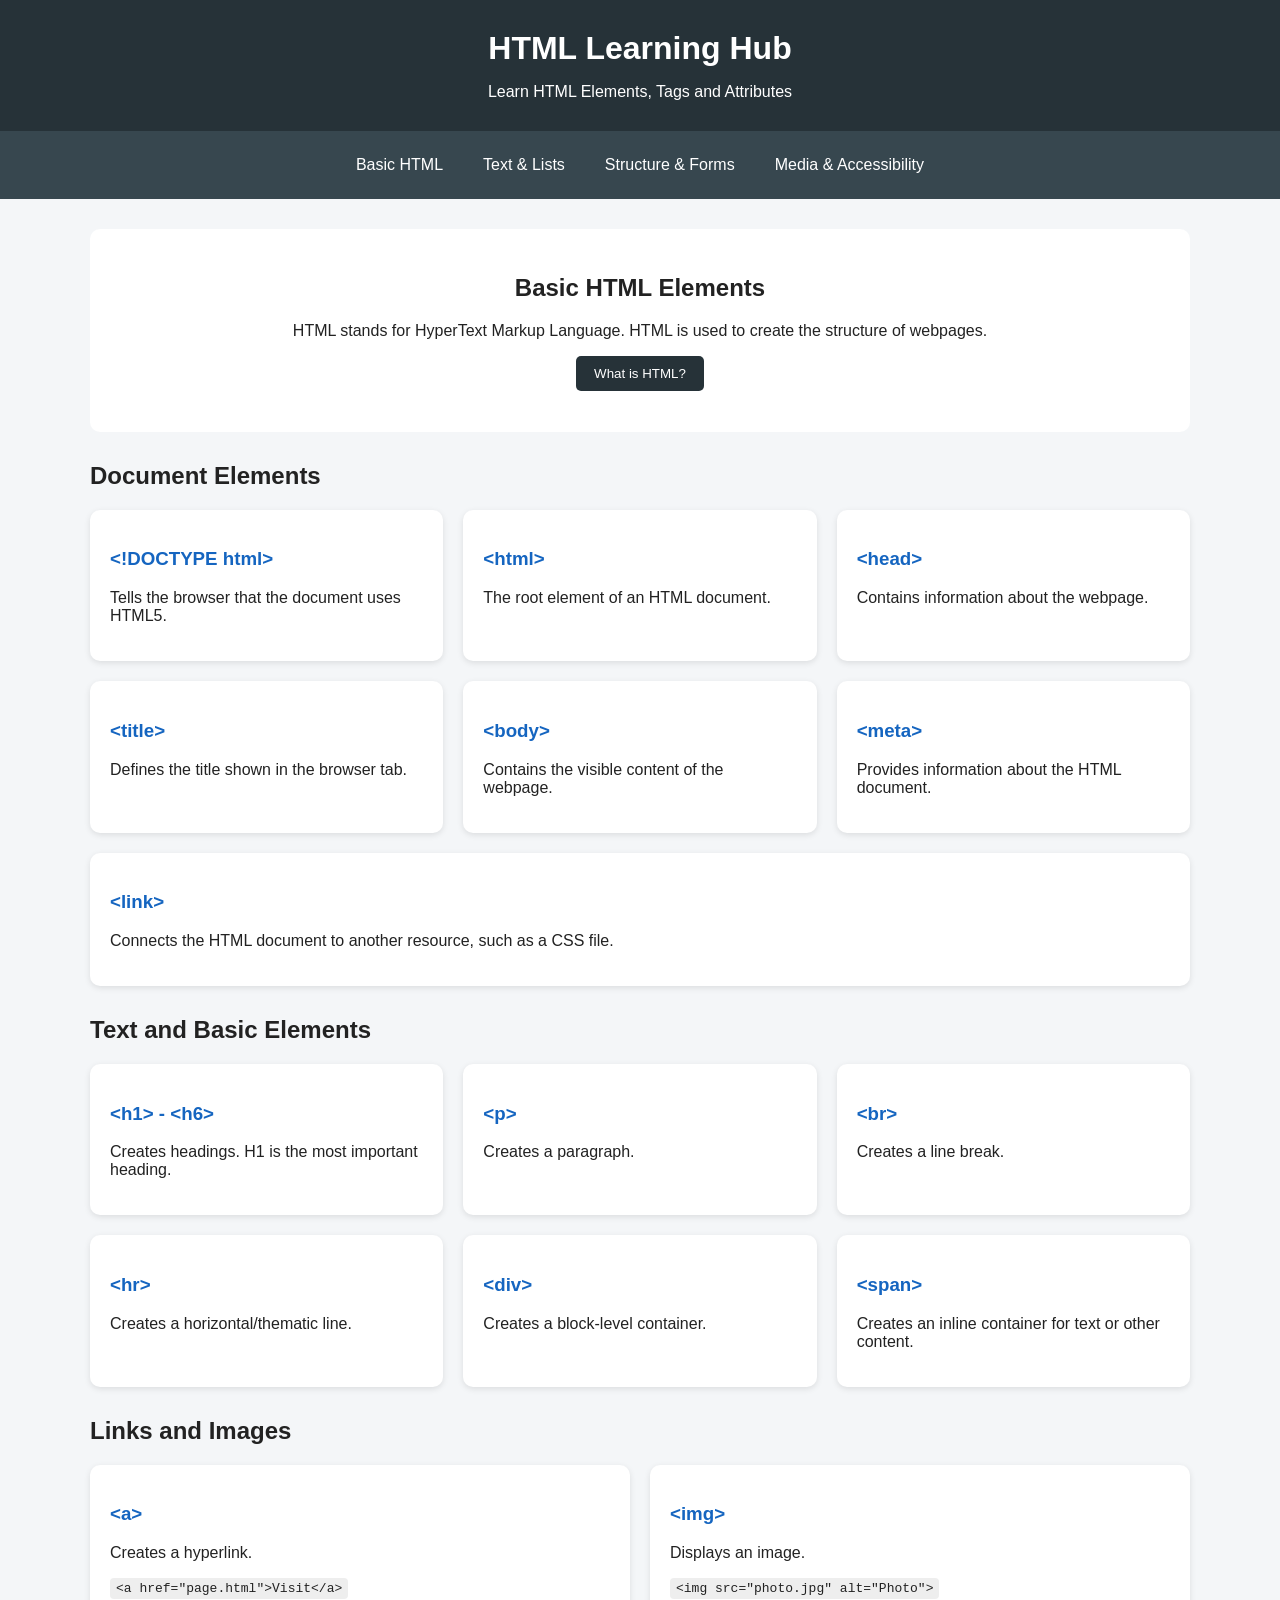
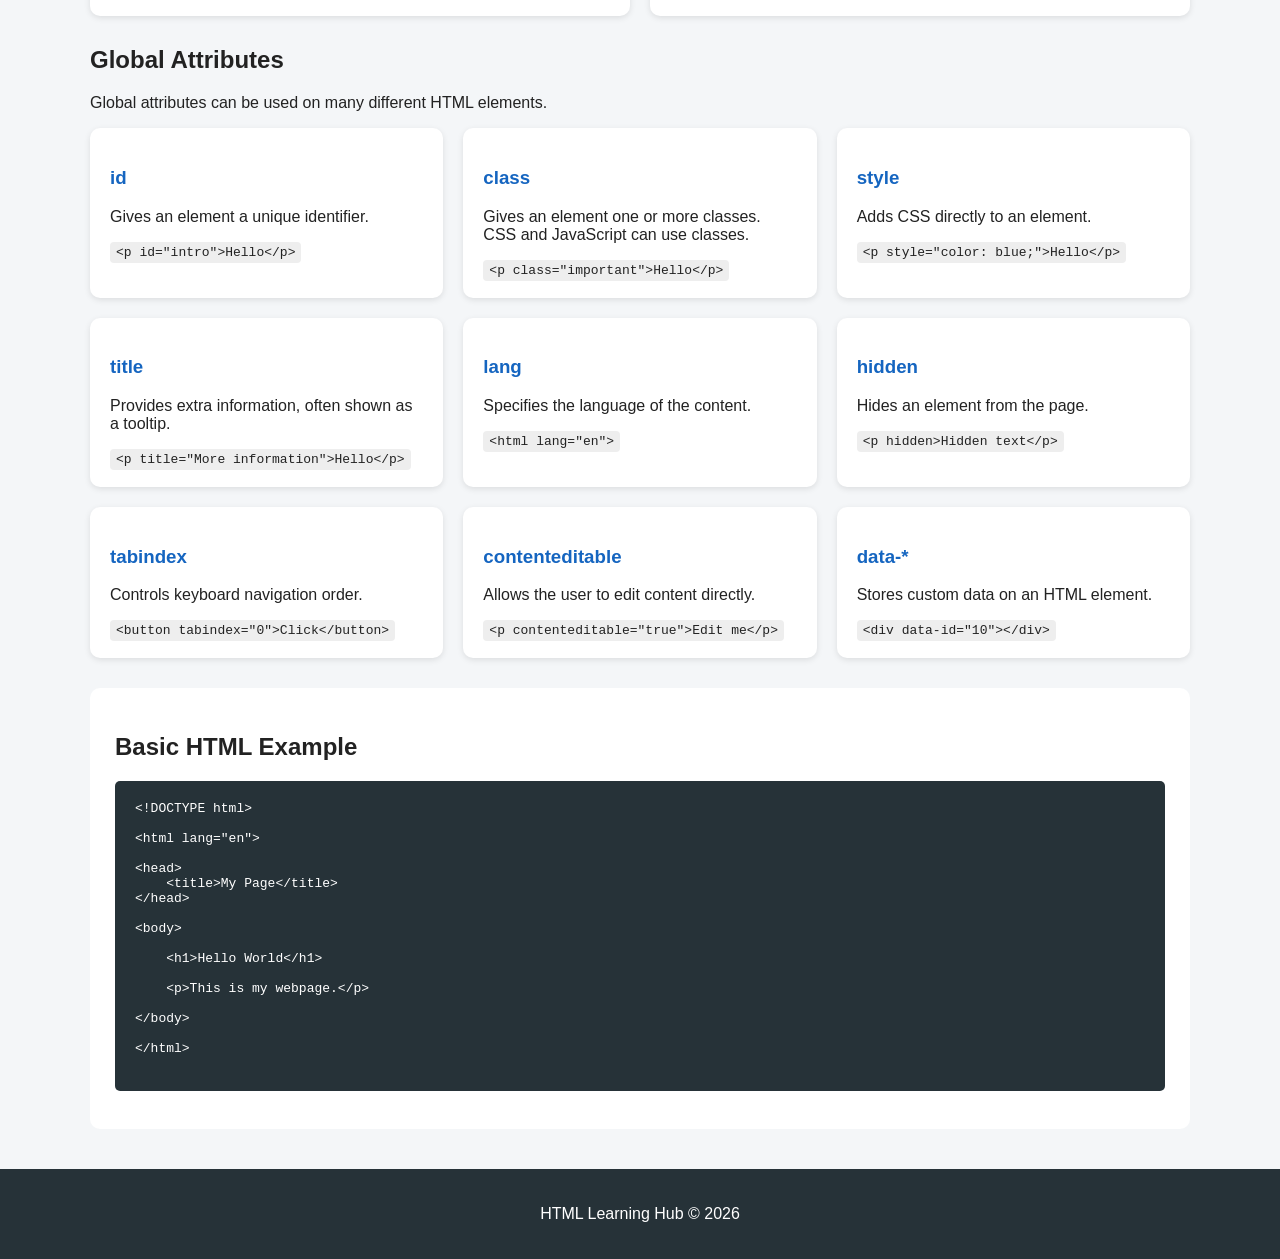
<file: index.html>
<!DOCTYPE html>
<html lang="en">

<head>
    <meta charset="UTF-8">

    <meta name="viewport" content="width=device-width, initial-scale=1.0">

    <meta name="description" content="A beginner-friendly HTML learning website">

    <title>HTML Learning Hub - Basic HTML</title>

    <link rel="stylesheet" href="style.css">
</head>

<body>

    <header>
        <h1>HTML Learning Hub</h1>
        <p>Learn HTML Elements, Tags and Attributes</p>
    </header>

    <nav aria-label="Main navigation">
        <a href="index.html">Basic HTML</a>
        <a href="text-tags.html">Text & Lists</a>
        <a href="structure-forms.html">Structure & Forms</a>
        <a href="media-accessibility.html">Media & Accessibility</a>
    </nav>

    <main>

        <section class="intro">

            <h2>Basic HTML Elements</h2>

            <p>
                HTML stands for HyperText Markup Language.
                HTML is used to create the structure of webpages.
            </p>

            <button onclick="showMessage()">
                What is HTML?
            </button>

            <p id="message"></p>

        </section>


        <section>

            <h2>Document Elements</h2>

            <div class="tag-container">

                <div class="tag-card">
                    <h3>&lt;!DOCTYPE html&gt;</h3>
                    <p>
                        Tells the browser that the document uses HTML5.
                    </p>
                </div>

                <div class="tag-card">
                    <h3>&lt;html&gt;</h3>
                    <p>
                        The root element of an HTML document.
                    </p>
                </div>

                <div class="tag-card">
                    <h3>&lt;head&gt;</h3>
                    <p>
                        Contains information about the webpage.
                    </p>
                </div>

                <div class="tag-card">
                    <h3>&lt;title&gt;</h3>
                    <p>
                        Defines the title shown in the browser tab.
                    </p>
                </div>

                <div class="tag-card">
                    <h3>&lt;body&gt;</h3>
                    <p>
                        Contains the visible content of the webpage.
                    </p>
                </div>

                <div class="tag-card">
                    <h3>&lt;meta&gt;</h3>
                    <p>
                        Provides information about the HTML document.
                    </p>
                </div>

                <div class="tag-card">
                    <h3>&lt;link&gt;</h3>
                    <p>
                        Connects the HTML document to another resource,
                        such as a CSS file.
                    </p>
                </div>

            </div>

        </section>


        <section>

            <h2>Text and Basic Elements</h2>

            <div class="tag-container">

                <div class="tag-card">
                    <h3>&lt;h1&gt; - &lt;h6&gt;</h3>
                    <p>
                        Creates headings. H1 is the most important heading.
                    </p>
                </div>

                <div class="tag-card">
                    <h3>&lt;p&gt;</h3>
                    <p>
                        Creates a paragraph.
                    </p>
                </div>

                <div class="tag-card">
                    <h3>&lt;br&gt;</h3>
                    <p>
                        Creates a line break.
                    </p>
                </div>

                <div class="tag-card">
                    <h3>&lt;hr&gt;</h3>
                    <p>
                        Creates a horizontal/thematic line.
                    </p>
                </div>

                <div class="tag-card">
                    <h3>&lt;div&gt;</h3>
                    <p>
                        Creates a block-level container.
                    </p>
                </div>

                <div class="tag-card">
                    <h3>&lt;span&gt;</h3>
                    <p>
                        Creates an inline container for text or other content.
                    </p>
                </div>

            </div>

        </section>


        <section>

            <h2>Links and Images</h2>

            <div class="tag-container">

                <div class="tag-card">
                    <h3>&lt;a&gt;</h3>
                    <p>
                        Creates a hyperlink.
                    </p>

                    <code>
                        &lt;a href="page.html"&gt;Visit&lt;/a&gt;
                    </code>
                </div>

                <div class="tag-card">
                    <h3>&lt;img&gt;</h3>
                    <p>
                        Displays an image.
                    </p>

                    <code>
                        &lt;img src="photo.jpg" alt="Photo"&gt;
                    </code>
                </div>

            </div>

        </section>


        <section>

            <h2>Global Attributes</h2>

            <p>
                Global attributes can be used on many different HTML elements.
            </p>

            <div class="tag-container">

                <div class="tag-card">
                    <h3>id</h3>
                    <p>
                        Gives an element a unique identifier.
                    </p>

                    <code>
                        &lt;p id="intro"&gt;Hello&lt;/p&gt;
                    </code>
                </div>

                <div class="tag-card">
                    <h3>class</h3>
                    <p>
                        Gives an element one or more classes.
                        CSS and JavaScript can use classes.
                    </p>

                    <code>
                        &lt;p class="important"&gt;Hello&lt;/p&gt;
                    </code>
                </div>

                <div class="tag-card">
                    <h3>style</h3>
                    <p>
                        Adds CSS directly to an element.
                    </p>

                    <code>
                        &lt;p style="color: blue;"&gt;Hello&lt;/p&gt;
                    </code>
                </div>

                <div class="tag-card">
                    <h3>title</h3>
                    <p>
                        Provides extra information, often shown as a tooltip.
                    </p>

                    <code>
                        &lt;p title="More information"&gt;Hello&lt;/p&gt;
                    </code>
                </div>

                <div class="tag-card">
                    <h3>lang</h3>
                    <p>
                        Specifies the language of the content.
                    </p>

                    <code>
                        &lt;html lang="en"&gt;
                    </code>
                </div>

                <div class="tag-card">
                    <h3>hidden</h3>
                    <p>
                        Hides an element from the page.
                    </p>

                    <code>
                        &lt;p hidden&gt;Hidden text&lt;/p&gt;
                    </code>
                </div>

                <div class="tag-card">
                    <h3>tabindex</h3>
                    <p>
                        Controls keyboard navigation order.
                    </p>

                    <code>
                        &lt;button tabindex="0"&gt;Click&lt;/button&gt;
                    </code>
                </div>

                <div class="tag-card">
                    <h3>contenteditable</h3>
                    <p>
                        Allows the user to edit content directly.
                    </p>

                    <code>
                        &lt;p contenteditable="true"&gt;Edit me&lt;/p&gt;
                    </code>
                </div>

                <div class="tag-card">
                    <h3>data-*</h3>
                    <p>
                        Stores custom data on an HTML element.
                    </p>

                    <code>
                        &lt;div data-id="10"&gt;&lt;/div&gt;
                    </code>
                </div>

            </div>

        </section>


        <section class="example">

            <h2>Basic HTML Example</h2>

            <pre>
&lt;!DOCTYPE html&gt;

&lt;html lang="en"&gt;

&lt;head&gt;
    &lt;title&gt;My Page&lt;/title&gt;
&lt;/head&gt;

&lt;body&gt;

    &lt;h1&gt;Hello World&lt;/h1&gt;

    &lt;p&gt;This is my webpage.&lt;/p&gt;

&lt;/body&gt;

&lt;/html&gt;
            </pre>

        </section>

    </main>


    <footer>
        <p>HTML Learning Hub &copy; 2026</p>
    </footer>


    <script src="script.js"></script>

</body>
</html>
</file>
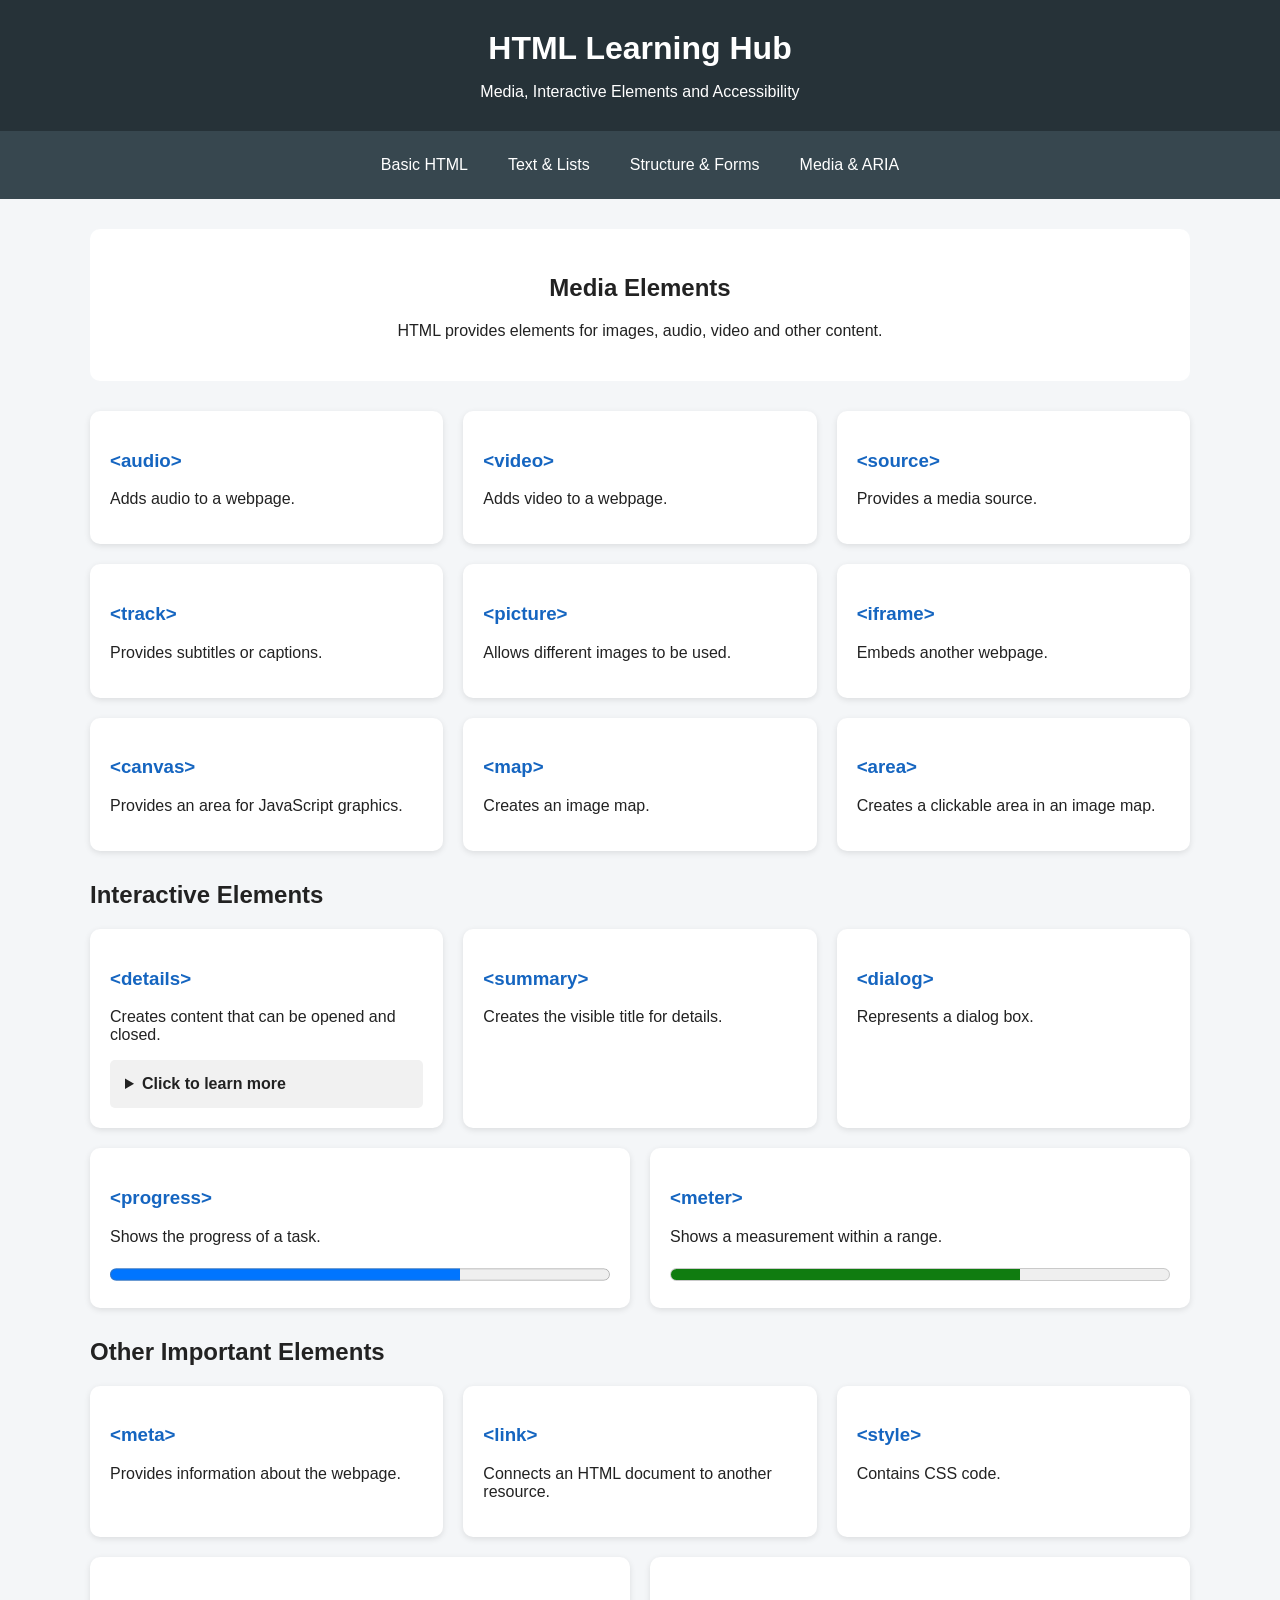
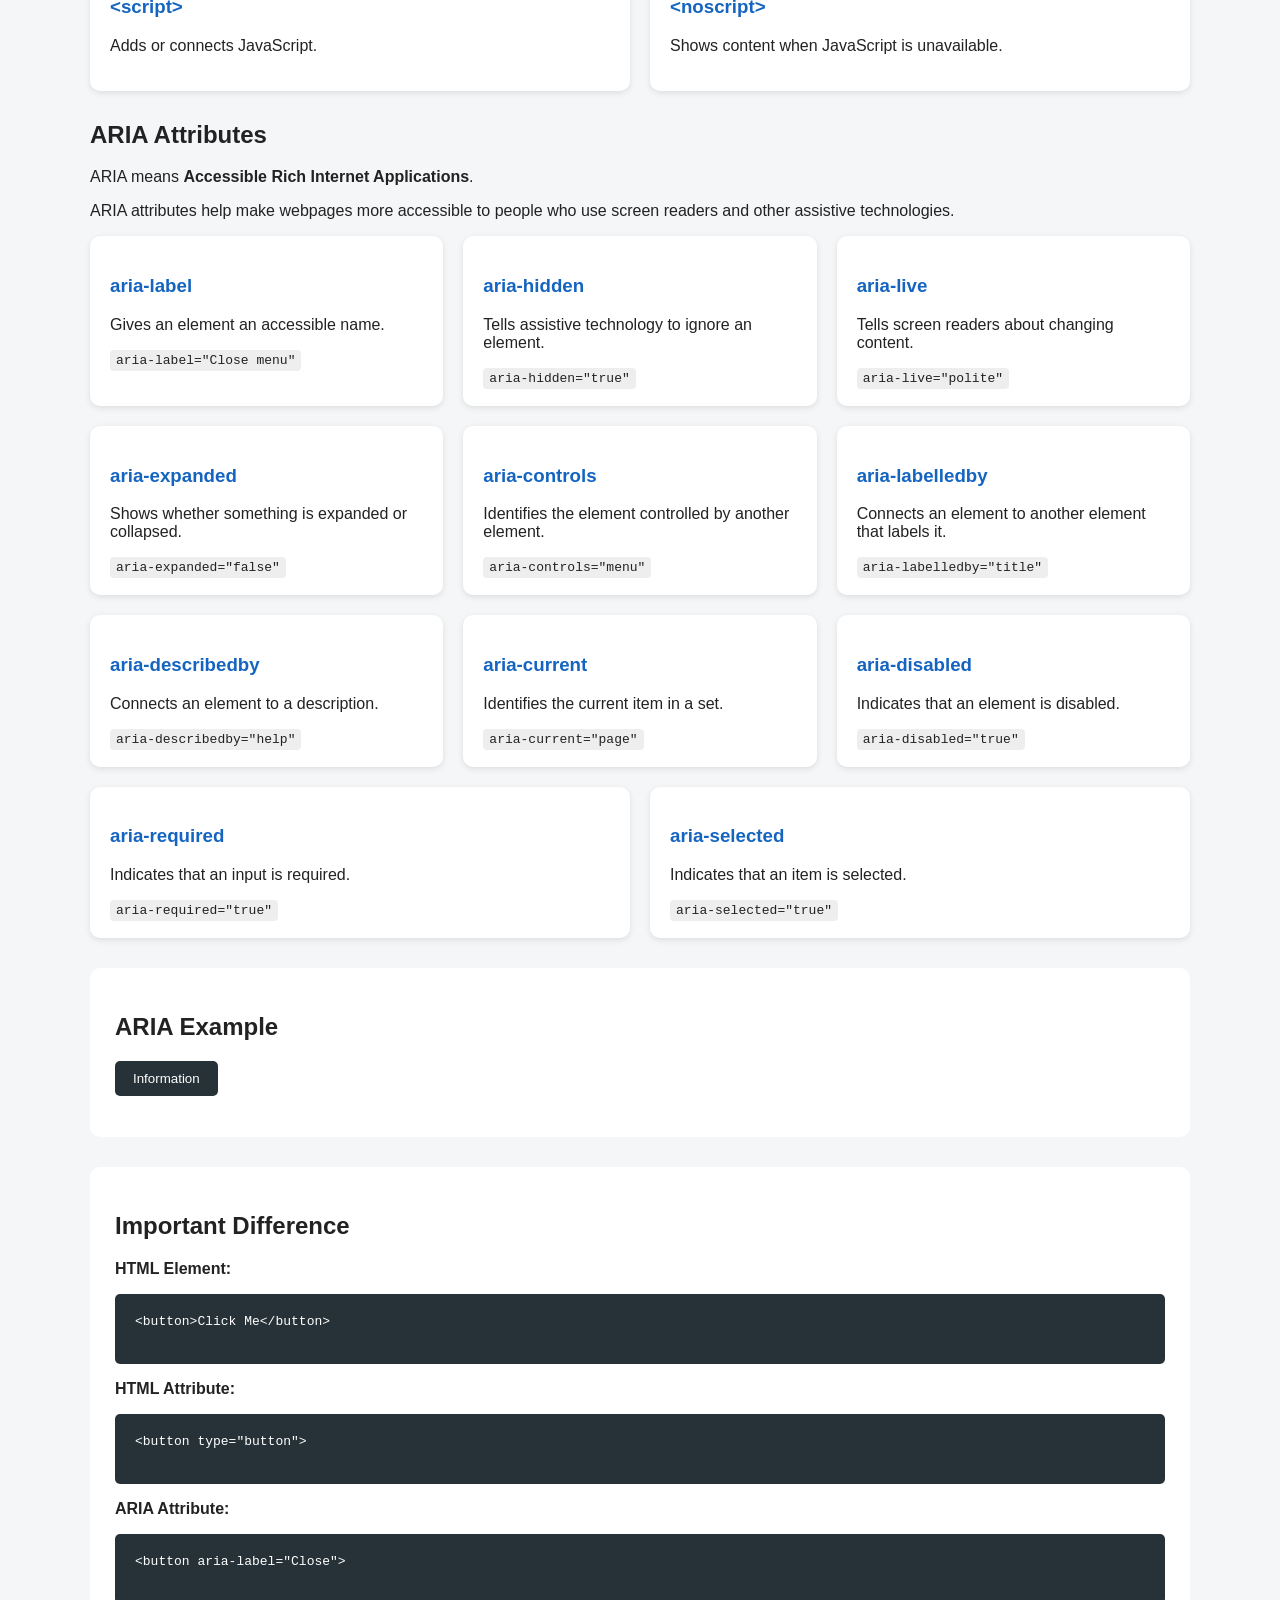
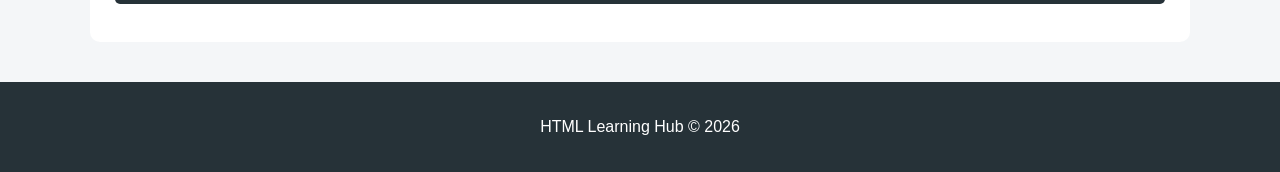
<file: media-other.html>
<!DOCTYPE html>
<html lang="en">

<head>
    <meta charset="UTF-8">
    <meta name="viewport" content="width=device-width, initial-scale=1.0">
    <title>HTML Learning Hub - Media and ARIA</title>
    <link rel="stylesheet" href="style.css">
</head>

<body>

    <header>
        <h1>HTML Learning Hub</h1>
        <p>Media, Interactive Elements and Accessibility</p>
    </header>

    <nav aria-label="Main navigation">

        <a href="index.html">Basic HTML</a>
        <a href="text-tags.html">Text & Lists</a>
        <a href="structure-forms.html">Structure & Forms</a>
        <a href="media-other.html">Media & ARIA</a>

    </nav>

    <main>

        <section class="intro">

            <h2>Media Elements</h2>

            <p>
                HTML provides elements for images, audio,
                video and other content.
            </p>

        </section>

        <section>

            <div class="tag-container">

                <div class="tag-card">
                    <h3>&lt;audio&gt;</h3>
                    <p>Adds audio to a webpage.</p>
                </div>

                <div class="tag-card">
                    <h3>&lt;video&gt;</h3>
                    <p>Adds video to a webpage.</p>
                </div>

                <div class="tag-card">
                    <h3>&lt;source&gt;</h3>
                    <p>Provides a media source.</p>
                </div>

                <div class="tag-card">
                    <h3>&lt;track&gt;</h3>
                    <p>Provides subtitles or captions.</p>
                </div>

                <div class="tag-card">
                    <h3>&lt;picture&gt;</h3>
                    <p>Allows different images to be used.</p>
                </div>

                <div class="tag-card">
                    <h3>&lt;iframe&gt;</h3>
                    <p>Embeds another webpage.</p>
                </div>

                <div class="tag-card">
                    <h3>&lt;canvas&gt;</h3>
                    <p>Provides an area for JavaScript graphics.</p>
                </div>

                <div class="tag-card">
                    <h3>&lt;map&gt;</h3>
                    <p>Creates an image map.</p>
                </div>

                <div class="tag-card">
                    <h3>&lt;area&gt;</h3>
                    <p>Creates a clickable area in an image map.</p>
                </div>

            </div>

        </section>

        <section>

            <h2>Interactive Elements</h2>

            <div class="tag-container">

                <div class="tag-card">

                    <h3>&lt;details&gt;</h3>

                    <p>
                        Creates content that can be opened and closed.
                    </p>

                    <details>

                        <summary>
                            Click to learn more
                        </summary>

                        <p>
                            HTML creates the structure of webpages.
                        </p>

                    </details>

                </div>

                <div class="tag-card">

                    <h3>&lt;summary&gt;</h3>

                    <p>
                        Creates the visible title for details.
                    </p>

                </div>

                <div class="tag-card">

                    <h3>&lt;dialog&gt;</h3>

                    <p>
                        Represents a dialog box.
                    </p>

                </div>

                <div class="tag-card">

                    <h3>&lt;progress&gt;</h3>

                    <p>
                        Shows the progress of a task.
                    </p>

                    <progress value="70" max="100"></progress>

                </div>

                <div class="tag-card">

                    <h3>&lt;meter&gt;</h3>

                    <p>
                        Shows a measurement within a range.
                    </p>

                    <meter value="7" min="0" max="10"></meter>

                </div>

            </div>

        </section>

        <section>

            <h2>Other Important Elements</h2>

            <div class="tag-container">

                <div class="tag-card">
                    <h3>&lt;meta&gt;</h3>
                    <p>Provides information about the webpage.</p>
                </div>

                <div class="tag-card">
                    <h3>&lt;link&gt;</h3>
                    <p>Connects an HTML document to another resource.</p>
                </div>

                <div class="tag-card">
                    <h3>&lt;style&gt;</h3>
                    <p>Contains CSS code.</p>
                </div>

                <div class="tag-card">
                    <h3>&lt;script&gt;</h3>
                    <p>Adds or connects JavaScript.</p>
                </div>

                <div class="tag-card">
                    <h3>&lt;noscript&gt;</h3>
                    <p>Shows content when JavaScript is unavailable.</p>
                </div>

            </div>

        </section>

        <section>

            <h2>ARIA Attributes</h2>

            <p>
                ARIA means
                <strong>Accessible Rich Internet Applications</strong>.
            </p>

            <p>
                ARIA attributes help make webpages more accessible
                to people who use screen readers and other assistive technologies.
            </p>

            <div class="tag-container">

                <div class="tag-card">
                    <h3>aria-label</h3>
                    <p>Gives an element an accessible name.</p>
                    <code>aria-label="Close menu"</code>
                </div>

                <div class="tag-card">
                    <h3>aria-hidden</h3>
                    <p>Tells assistive technology to ignore an element.</p>
                    <code>aria-hidden="true"</code>
                </div>

                <div class="tag-card">
                    <h3>aria-live</h3>
                    <p>Tells screen readers about changing content.</p>
                    <code>aria-live="polite"</code>
                </div>

                <div class="tag-card">
                    <h3>aria-expanded</h3>
                    <p>Shows whether something is expanded or collapsed.</p>
                    <code>aria-expanded="false"</code>
                </div>

                <div class="tag-card">
                    <h3>aria-controls</h3>
                    <p>Identifies the element controlled by another element.</p>
                    <code>aria-controls="menu"</code>
                </div>

                <div class="tag-card">
                    <h3>aria-labelledby</h3>
                    <p>Connects an element to another element that labels it.</p>
                    <code>aria-labelledby="title"</code>
                </div>

                <div class="tag-card">
                    <h3>aria-describedby</h3>
                    <p>Connects an element to a description.</p>
                    <code>aria-describedby="help"</code>
                </div>

                <div class="tag-card">
                    <h3>aria-current</h3>
                    <p>Identifies the current item in a set.</p>
                    <code>aria-current="page"</code>
                </div>

                <div class="tag-card">
                    <h3>aria-disabled</h3>
                    <p>Indicates that an element is disabled.</p>
                    <code>aria-disabled="true"</code>
                </div>

                <div class="tag-card">
                    <h3>aria-required</h3>
                    <p>Indicates that an input is required.</p>
                    <code>aria-required="true"</code>
                </div>

                <div class="tag-card">
                    <h3>aria-selected</h3>
                    <p>Indicates that an item is selected.</p>
                    <code>aria-selected="true"</code>
                </div>

            </div>

        </section>

        <section class="example">

            <h2>ARIA Example</h2>

            <button
                aria-label="Open information"
                aria-expanded="false"
                onclick="showAriaMessage()">

                Information

            </button>

            <p
                id="ariaMessage"
                aria-live="polite">
            </p>

        </section>

        <section class="example">

            <h2>Important Difference</h2>

            <p><strong>HTML Element:</strong></p>

            <pre>
&lt;button&gt;Click Me&lt;/button&gt;
            </pre>

            <p><strong>HTML Attribute:</strong></p>

            <pre>
&lt;button type="button"&gt;
            </pre>

            <p><strong>ARIA Attribute:</strong></p>

            <pre>
&lt;button aria-label="Close"&gt;
            </pre>

        </section>

    </main>

    <footer>
        <p>HTML Learning Hub &copy; 2026</p>
    </footer>

    <script src="script.js"></script>

</body>
</html>
</file>
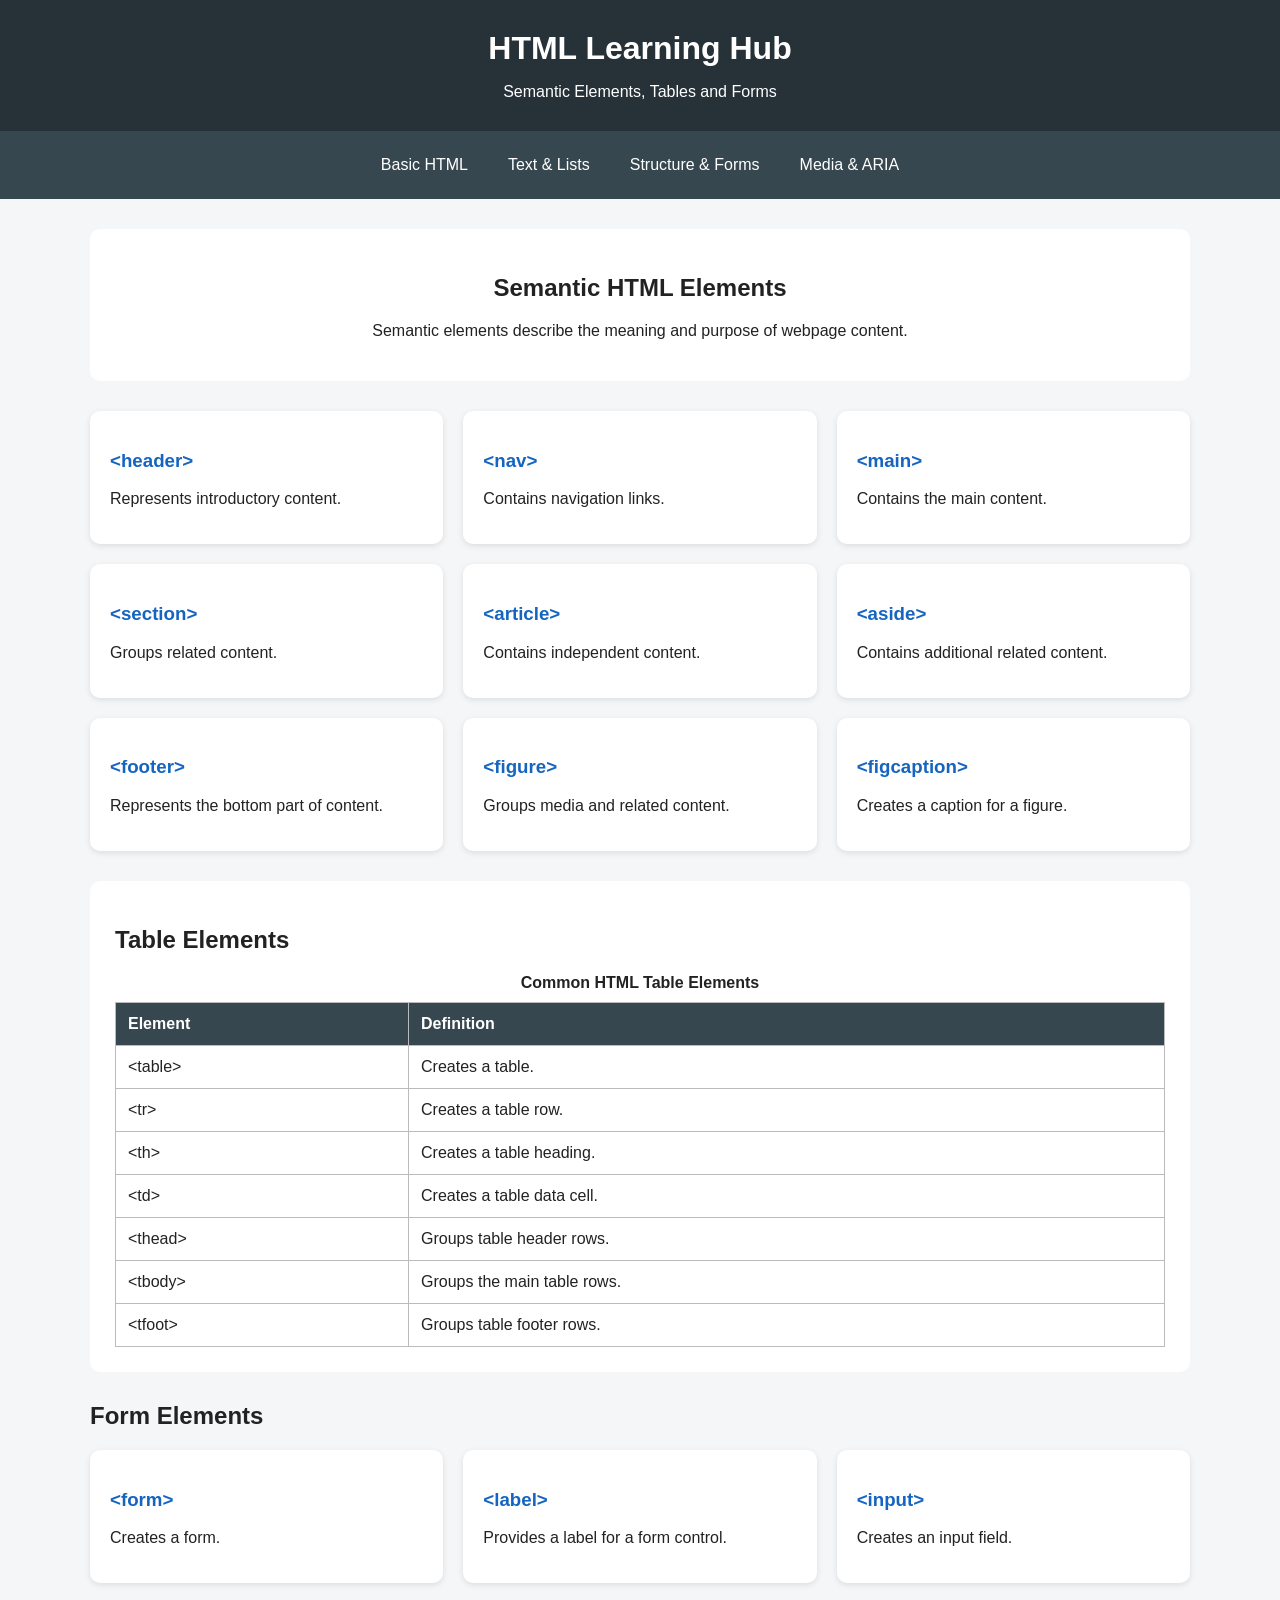
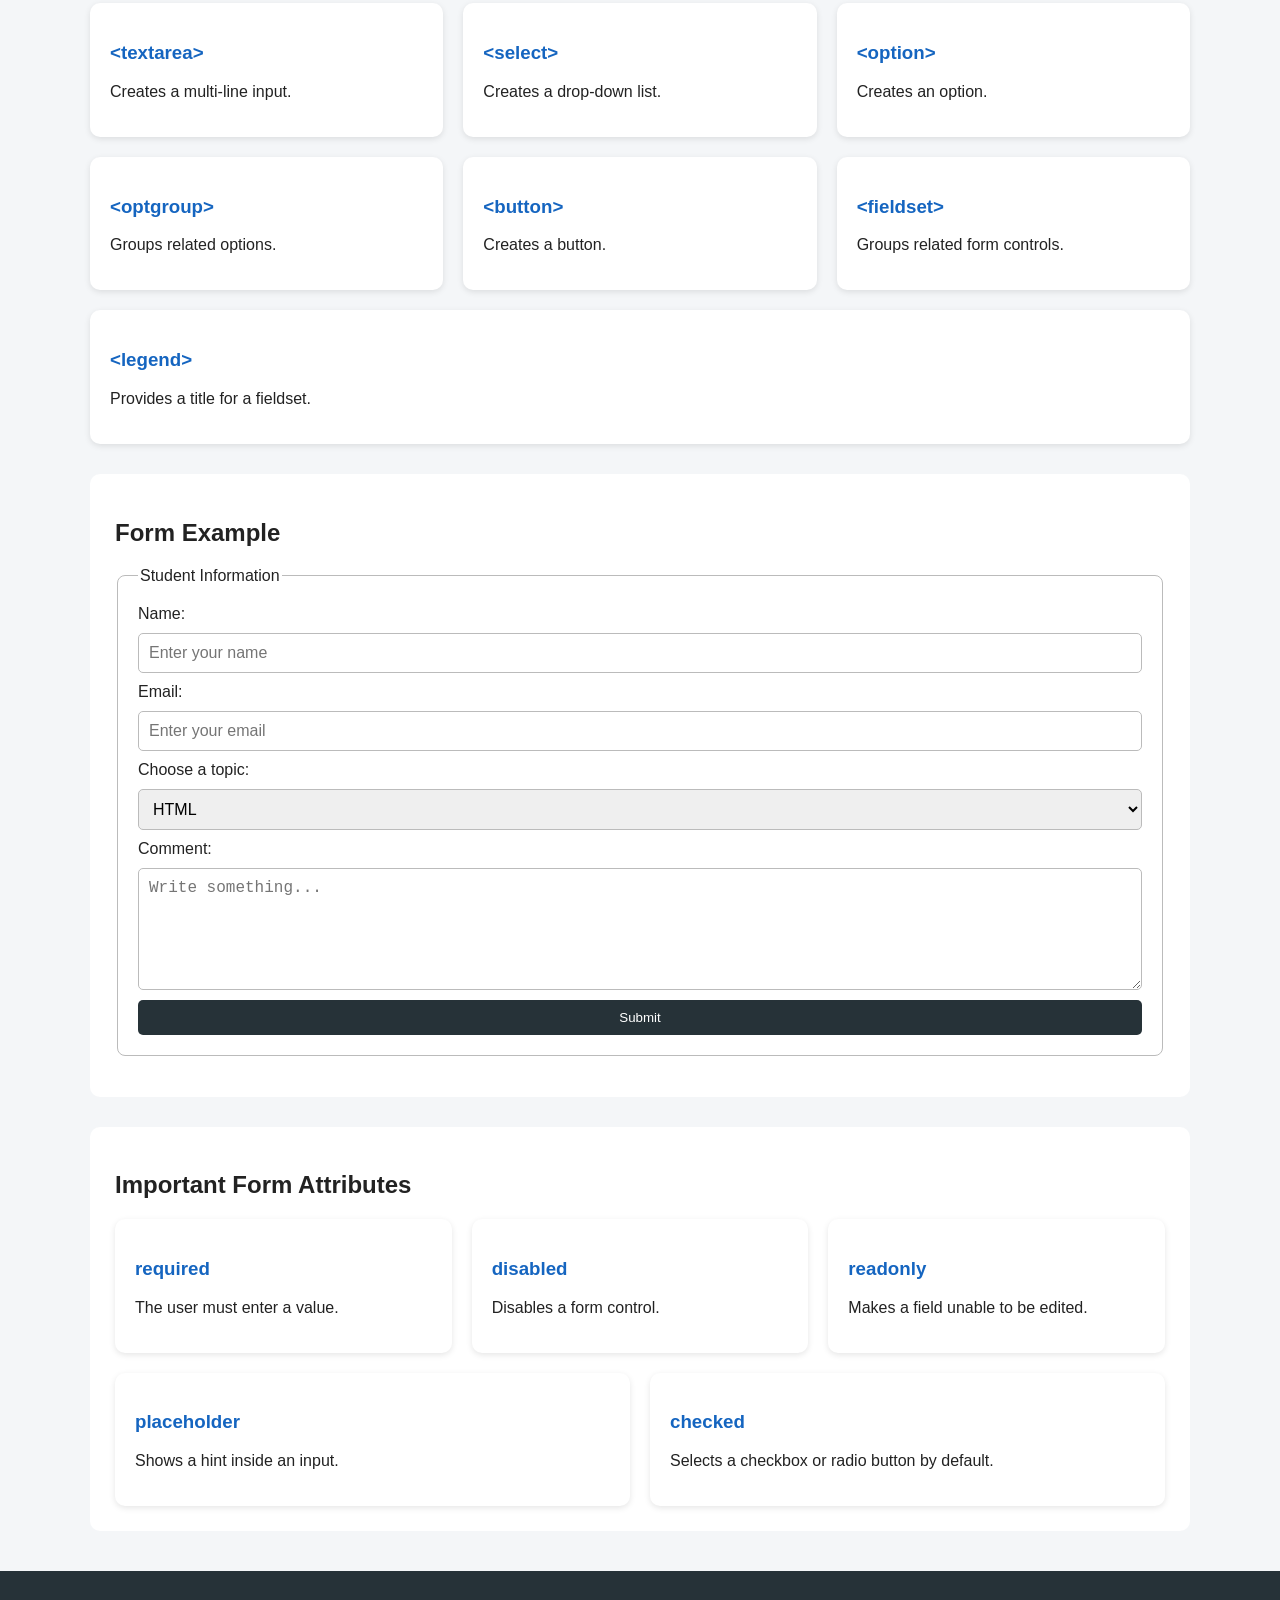
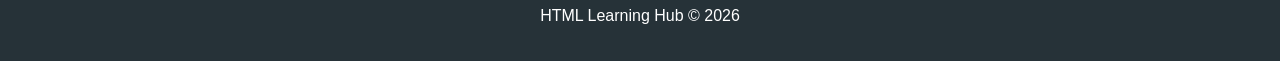
<file: Structure-forms.html>
<!DOCTYPE html>
<html lang="en">

<head>
    <meta charset="UTF-8">
    <meta name="viewport" content="width=device-width, initial-scale=1.0">
    <title>HTML Learning Hub - Structure and Forms</title>
    <link rel="stylesheet" href="style.css">
</head>

<body>

    <header>
        <h1>HTML Learning Hub</h1>
        <p>Semantic Elements, Tables and Forms</p>
    </header>

    <nav aria-label="Main navigation">
        <a href="index.html">Basic HTML</a>
        <a href="text-tags.html">Text & Lists</a>
        <a href="structure-forms.html">Structure & Forms</a>
        <a href="media-other.html">Media & ARIA</a>
    </nav>

    <main>

        <section class="intro">

            <h2>Semantic HTML Elements</h2>

            <p>
                Semantic elements describe the meaning
                and purpose of webpage content.
            </p>

        </section>

        <section>

            <div class="tag-container">

                <div class="tag-card">
                    <h3>&lt;header&gt;</h3>
                    <p>Represents introductory content.</p>
                </div>

                <div class="tag-card">
                    <h3>&lt;nav&gt;</h3>
                    <p>Contains navigation links.</p>
                </div>

                <div class="tag-card">
                    <h3>&lt;main&gt;</h3>
                    <p>Contains the main content.</p>
                </div>

                <div class="tag-card">
                    <h3>&lt;section&gt;</h3>
                    <p>Groups related content.</p>
                </div>

                <div class="tag-card">
                    <h3>&lt;article&gt;</h3>
                    <p>Contains independent content.</p>
                </div>

                <div class="tag-card">
                    <h3>&lt;aside&gt;</h3>
                    <p>Contains additional related content.</p>
                </div>

                <div class="tag-card">
                    <h3>&lt;footer&gt;</h3>
                    <p>Represents the bottom part of content.</p>
                </div>

                <div class="tag-card">
                    <h3>&lt;figure&gt;</h3>
                    <p>Groups media and related content.</p>
                </div>

                <div class="tag-card">
                    <h3>&lt;figcaption&gt;</h3>
                    <p>Creates a caption for a figure.</p>
                </div>

            </div>

        </section>

        <section class="example">

            <h2>Table Elements</h2>

            <table>

                <caption>
                    Common HTML Table Elements
                </caption>

                <thead>

                    <tr>
                        <th>Element</th>
                        <th>Definition</th>
                    </tr>

                </thead>

                <tbody>

                    <tr>
                        <td>&lt;table&gt;</td>
                        <td>Creates a table.</td>
                    </tr>

                    <tr>
                        <td>&lt;tr&gt;</td>
                        <td>Creates a table row.</td>
                    </tr>

                    <tr>
                        <td>&lt;th&gt;</td>
                        <td>Creates a table heading.</td>
                    </tr>

                    <tr>
                        <td>&lt;td&gt;</td>
                        <td>Creates a table data cell.</td>
                    </tr>

                    <tr>
                        <td>&lt;thead&gt;</td>
                        <td>Groups table header rows.</td>
                    </tr>

                    <tr>
                        <td>&lt;tbody&gt;</td>
                        <td>Groups the main table rows.</td>
                    </tr>

                    <tr>
                        <td>&lt;tfoot&gt;</td>
                        <td>Groups table footer rows.</td>
                    </tr>

                </tbody>

            </table>

        </section>

        <section>

            <h2>Form Elements</h2>

            <div class="tag-container">

                <div class="tag-card">
                    <h3>&lt;form&gt;</h3>
                    <p>Creates a form.</p>
                </div>

                <div class="tag-card">
                    <h3>&lt;label&gt;</h3>
                    <p>Provides a label for a form control.</p>
                </div>

                <div class="tag-card">
                    <h3>&lt;input&gt;</h3>
                    <p>Creates an input field.</p>
                </div>

                <div class="tag-card">
                    <h3>&lt;textarea&gt;</h3>
                    <p>Creates a multi-line input.</p>
                </div>

                <div class="tag-card">
                    <h3>&lt;select&gt;</h3>
                    <p>Creates a drop-down list.</p>
                </div>

                <div class="tag-card">
                    <h3>&lt;option&gt;</h3>
                    <p>Creates an option.</p>
                </div>

                <div class="tag-card">
                    <h3>&lt;optgroup&gt;</h3>
                    <p>Groups related options.</p>
                </div>

                <div class="tag-card">
                    <h3>&lt;button&gt;</h3>
                    <p>Creates a button.</p>
                </div>

                <div class="tag-card">
                    <h3>&lt;fieldset&gt;</h3>
                    <p>Groups related form controls.</p>
                </div>

                <div class="tag-card">
                    <h3>&lt;legend&gt;</h3>
                    <p>Provides a title for a fieldset.</p>
                </div>

            </div>

        </section>

        <section class="example">

            <h2>Form Example</h2>

            <form onsubmit="submitForm(event)">

                <fieldset>

                    <legend>Student Information</legend>

                    <label for="name">
                        Name:
                    </label>

                    <input
                        type="text"
                        id="name"
                        name="name"
                        placeholder="Enter your name"
                        required
                    >

                    <label for="email">
                        Email:
                    </label>

                    <input
                        type="email"
                        id="email"
                        name="email"
                        placeholder="Enter your email"
                        required
                    >

                    <label for="topic">
                        Choose a topic:
                    </label>

                    <select id="topic" name="topic">

                        <option>HTML</option>
                        <option>CSS</option>
                        <option>JavaScript</option>

                    </select>

                    <label for="comment">
                        Comment:
                    </label>

                    <textarea
                        id="comment"
                        name="comment"
                        placeholder="Write something..."
                    ></textarea>

                    <button type="submit">
                        Submit
                    </button>

                </fieldset>

            </form>

            <p id="formMessage"></p>

        </section>

        <section class="example">

            <h2>Important Form Attributes</h2>

            <div class="tag-container">

                <div class="tag-card">
                    <h3>required</h3>
                    <p>The user must enter a value.</p>
                </div>

                <div class="tag-card">
                    <h3>disabled</h3>
                    <p>Disables a form control.</p>
                </div>

                <div class="tag-card">
                    <h3>readonly</h3>
                    <p>Makes a field unable to be edited.</p>
                </div>

                <div class="tag-card">
                    <h3>placeholder</h3>
                    <p>Shows a hint inside an input.</p>
                </div>

                <div class="tag-card">
                    <h3>checked</h3>
                    <p>Selects a checkbox or radio button by default.</p>
                </div>

            </div>

        </section>

    </main>

    <footer>
        <p>HTML Learning Hub &copy; 2026</p>
    </footer>

    <script src="script.js"></script>

</body>
</html>
</file>
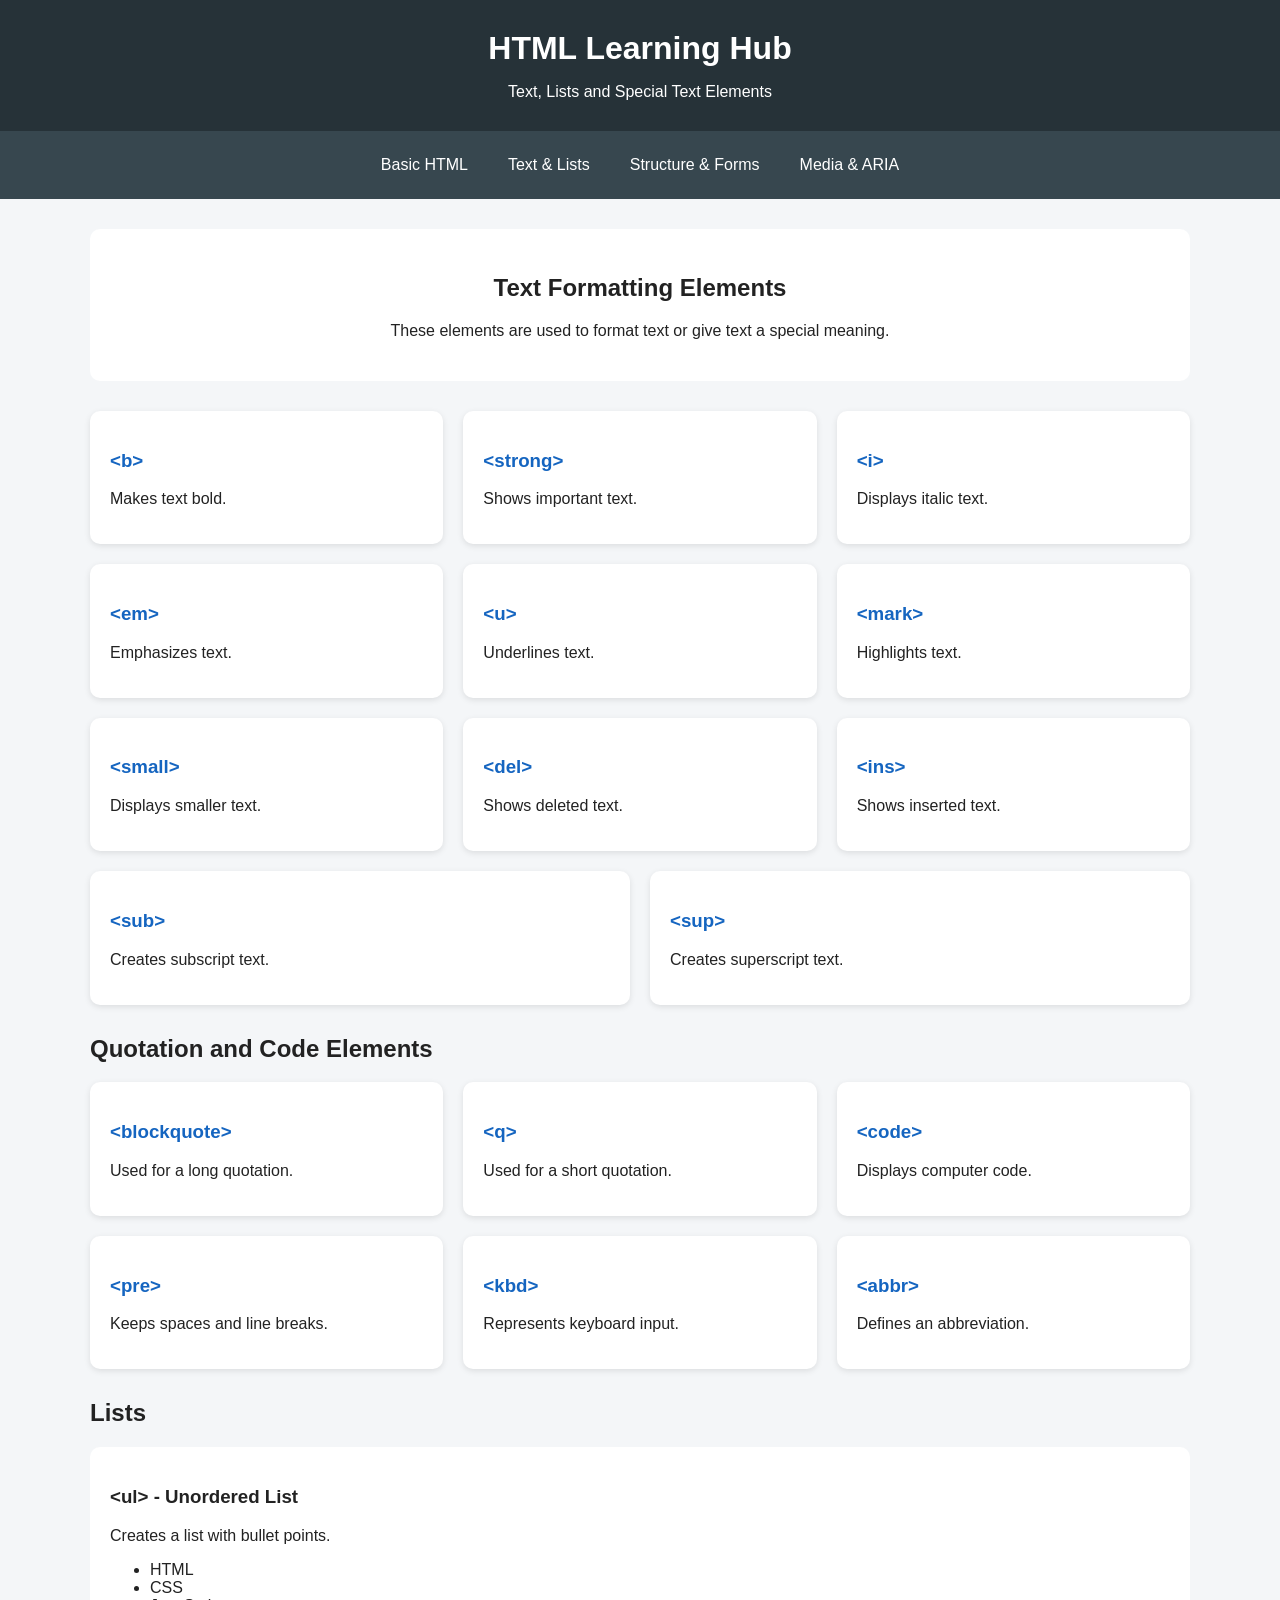
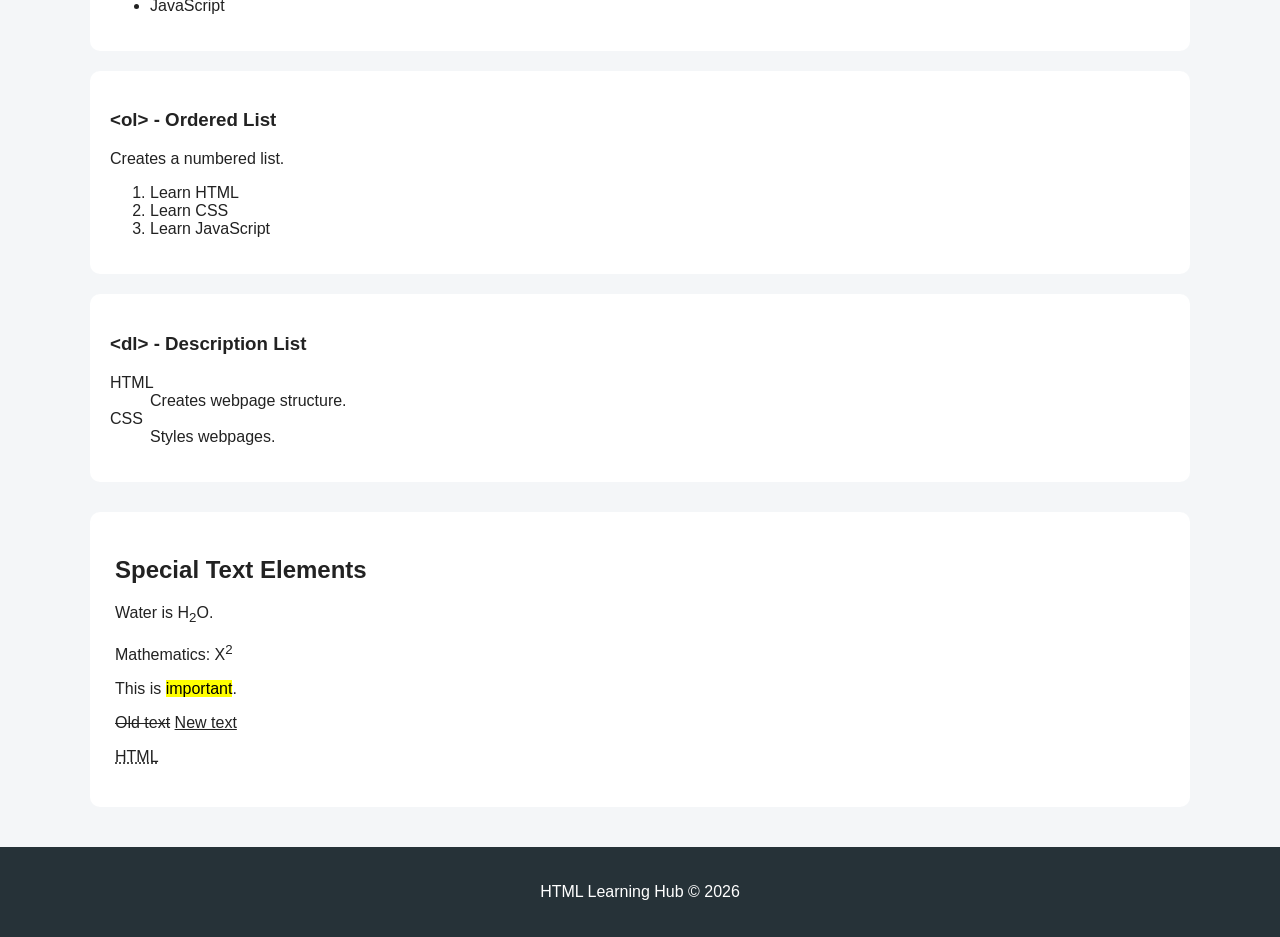
<file: text-tags.html>
<!DOCTYPE html>
<html lang="en">

<head>
    <meta charset="UTF-8">
    <meta name="viewport" content="width=device-width, initial-scale=1.0">
    <title>HTML Learning Hub - Text and Lists</title>
    <link rel="stylesheet" href="style.css">
</head>

<body>

    <header>
        <h1>HTML Learning Hub</h1>
        <p>Text, Lists and Special Text Elements</p>
    </header>

    <nav aria-label="Main navigation">
        <a href="index.html">Basic HTML</a>
        <a href="text-tags.html">Text & Lists</a>
        <a href="structure-forms.html">Structure & Forms</a>
        <a href="media-other.html">Media & ARIA</a>
    </nav>

    <main>

        <section class="intro">

            <h2>Text Formatting Elements</h2>

            <p>
                These elements are used to format text
                or give text a special meaning.
            </p>

        </section>

        <section>

            <div class="tag-container">

                <div class="tag-card">
                    <h3>&lt;b&gt;</h3>
                    <p>Makes text bold.</p>
                </div>

                <div class="tag-card">
                    <h3>&lt;strong&gt;</h3>
                    <p>Shows important text.</p>
                </div>

                <div class="tag-card">
                    <h3>&lt;i&gt;</h3>
                    <p>Displays italic text.</p>
                </div>

                <div class="tag-card">
                    <h3>&lt;em&gt;</h3>
                    <p>Emphasizes text.</p>
                </div>

                <div class="tag-card">
                    <h3>&lt;u&gt;</h3>
                    <p>Underlines text.</p>
                </div>

                <div class="tag-card">
                    <h3>&lt;mark&gt;</h3>
                    <p>Highlights text.</p>
                </div>

                <div class="tag-card">
                    <h3>&lt;small&gt;</h3>
                    <p>Displays smaller text.</p>
                </div>

                <div class="tag-card">
                    <h3>&lt;del&gt;</h3>
                    <p>Shows deleted text.</p>
                </div>

                <div class="tag-card">
                    <h3>&lt;ins&gt;</h3>
                    <p>Shows inserted text.</p>
                </div>

                <div class="tag-card">
                    <h3>&lt;sub&gt;</h3>
                    <p>Creates subscript text.</p>
                </div>

                <div class="tag-card">
                    <h3>&lt;sup&gt;</h3>
                    <p>Creates superscript text.</p>
                </div>

            </div>

        </section>

        <section>

            <h2>Quotation and Code Elements</h2>

            <div class="tag-container">

                <div class="tag-card">
                    <h3>&lt;blockquote&gt;</h3>
                    <p>Used for a long quotation.</p>
                </div>

                <div class="tag-card">
                    <h3>&lt;q&gt;</h3>
                    <p>Used for a short quotation.</p>
                </div>

                <div class="tag-card">
                    <h3>&lt;code&gt;</h3>
                    <p>Displays computer code.</p>
                </div>

                <div class="tag-card">
                    <h3>&lt;pre&gt;</h3>
                    <p>Keeps spaces and line breaks.</p>
                </div>

                <div class="tag-card">
                    <h3>&lt;kbd&gt;</h3>
                    <p>Represents keyboard input.</p>
                </div>

                <div class="tag-card">
                    <h3>&lt;abbr&gt;</h3>
                    <p>Defines an abbreviation.</p>
                </div>

            </div>

        </section>

        <section class="lists">

            <h2>Lists</h2>

            <div class="list-box">

                <h3>&lt;ul&gt; - Unordered List</h3>

                <p>Creates a list with bullet points.</p>

                <ul>
                    <li>HTML</li>
                    <li>CSS</li>
                    <li>JavaScript</li>
                </ul>

            </div>

            <div class="list-box">

                <h3>&lt;ol&gt; - Ordered List</h3>

                <p>Creates a numbered list.</p>

                <ol>
                    <li>Learn HTML</li>
                    <li>Learn CSS</li>
                    <li>Learn JavaScript</li>
                </ol>

            </div>

            <div class="list-box">

                <h3>&lt;dl&gt; - Description List</h3>

                <dl>

                    <dt>HTML</dt>

                    <dd>
                        Creates webpage structure.
                    </dd>

                    <dt>CSS</dt>

                    <dd>
                        Styles webpages.
                    </dd>

                </dl>

            </div>

        </section>

        <section class="example">

            <h2>Special Text Elements</h2>

            <p>
                Water is H<sub>2</sub>O.
            </p>

            <p>
                Mathematics: X<sup>2</sup>
            </p>

            <p>
                This is <mark>important</mark>.
            </p>

            <p>
                <del>Old text</del>
                <ins>New text</ins>
            </p>

            <p>
                <abbr title="HyperText Markup Language">
                    HTML
                </abbr>
            </p>

        </section>

    </main>

    <footer>
        <p>HTML Learning Hub &copy; 2026</p>
    </footer>

    <script src="script.js"></script>

</body>
</html>
</file>
<file: style.css>
body {
    margin: 0;
    font-family: Arial, sans-serif;
    background-color: #f4f6f8;
    color: #222;
}

/* Header */

header {
    background-color: #263238;
    color: white;
    text-align: center;
    padding: 30px 10px;
}

header h1 {
    margin: 0;
}

header p {
    margin-bottom: 0;
}

/* Navigation */

nav {
    background-color: #37474f;

    display: flex;
    justify-content: center;
    flex-wrap: wrap;

    gap: 10px;

    padding: 15px;
}

nav a {
    color: white;
    text-decoration: none;

    padding: 10px 15px;

    border-radius: 5px;
}

nav a:hover {
    background-color: #546e7a;
}

/* Main */

main {
    width: 90%;
    max-width: 1100px;

    margin: 30px auto;
}

/* Introduction */

.intro {
    background-color: white;

    padding: 25px;

    margin-bottom: 30px;

    border-radius: 10px;

    text-align: center;
}

/* Sections */

section {
    margin-bottom: 30px;
}

/* Cards */

.tag-container {
    display: flex;

    flex-wrap: wrap;

    gap: 20px;
}

.tag-card {
    background-color: white;

    flex: 1 1 250px;

    padding: 20px;

    border-radius: 10px;

    box-shadow: 0 2px 6px rgba(0, 0, 0, 0.1);
}

.tag-card h3 {
    color: #1565c0;
}

/* Code */

code {
    background-color: #eeeeee;

    padding: 3px 6px;

    border-radius: 4px;
}

pre {
    background-color: #263238;

    color: white;

    padding: 20px;

    overflow-x: auto;

    border-radius: 5px;
}

/* Buttons */

button {
    background-color: #263238;

    color: white;

    border: none;

    padding: 10px 18px;

    border-radius: 5px;

    cursor: pointer;
}

button:hover {
    background-color: #546e7a;
}

/* Examples */

.example {
    background-color: white;

    padding: 25px;

    margin-top: 30px;

    border-radius: 10px;
}

/* Lists */

.list-box {
    background-color: white;

    padding: 20px;

    margin-bottom: 20px;

    border-radius: 10px;
}

/* Tables */

table {
    width: 100%;

    border-collapse: collapse;

    margin-top: 20px;
}

caption {
    font-weight: bold;

    margin-bottom: 10px;
}

th,
td {
    border: 1px solid #bbb;

    padding: 12px;

    text-align: left;
}

th {
    background-color: #37474f;

    color: white;
}

/* Forms */

form {
    display: flex;

    flex-direction: column;

    gap: 10px;
}

fieldset {
    display: flex;

    flex-direction: column;

    gap: 10px;

    border: 1px solid #bbb;

    padding: 20px;

    border-radius: 8px;
}

input,
select,
textarea {
    padding: 10px;

    border: 1px solid #bbb;

    border-radius: 5px;

    font-size: 16px;
}

textarea {
    min-height: 100px;
}

/* Details */

details {
    background-color: #f1f1f1;

    padding: 15px;

    margin-top: 10px;

    border-radius: 5px;
}

summary {
    cursor: pointer;

    font-weight: bold;
}

/* Progress and Meter */

progress {
    width: 100%;
    height: 25px;
}

meter {
    width: 100%;
    height: 25px;
}

/* Footer */

footer {
    background-color: #263238;

    color: white;

    text-align: center;

    padding: 20px;

    margin-top: 40px;
}

/* Mobile */

@media (max-width: 600px) {

    nav {
        flex-direction: column;

        align-items: center;
    }

    nav a {
        width: 80%;

        text-align: center;
    }

    main {
        width: 92%;
    }

    .tag-card {
        flex: 1 1 100%;
    }
}
</file>
